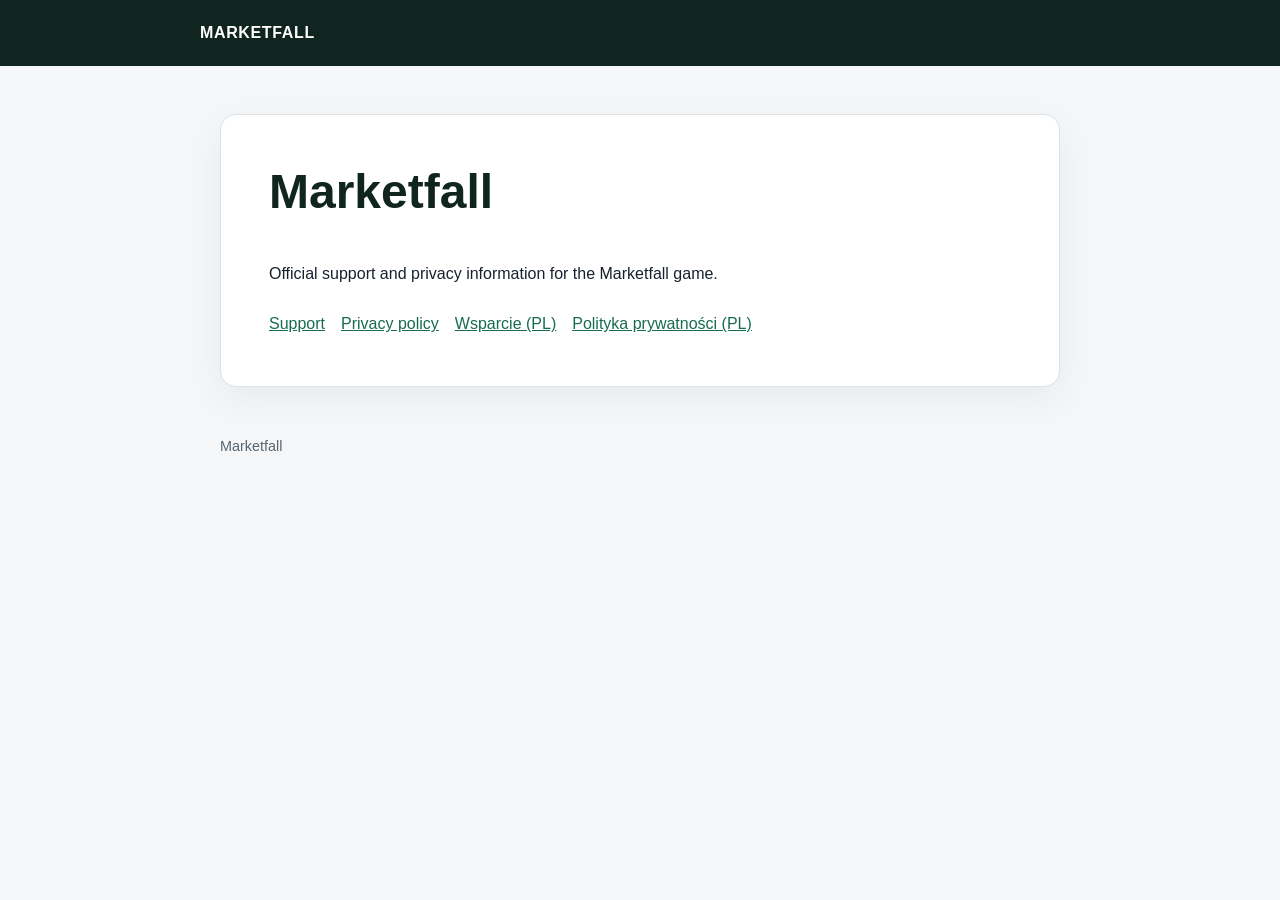
<file: site/index.html>
<!doctype html>
<html lang="en">
<head>
  <meta charset="utf-8">
  <meta name="viewport" content="width=device-width, initial-scale=1">
  <title>Marketfall — Support and Privacy</title>
  <link rel="stylesheet" href="assets/site.css">
</head>
<body>
  <header><a href="./">MARKETFALL</a></header>
  <main><article>
    <h1>Marketfall</h1>
    <p>Official support and privacy information for the Marketfall game.</p>
    <nav>
      <a href="support/">Support</a>
      <a href="privacy/">Privacy policy</a>
      <a href="pl/support/">Wsparcie (PL)</a>
      <a href="pl/privacy/">Polityka prywatności (PL)</a>
    </nav>
  </article></main>
  <footer>Marketfall</footer>
</body>
</html>
</file>
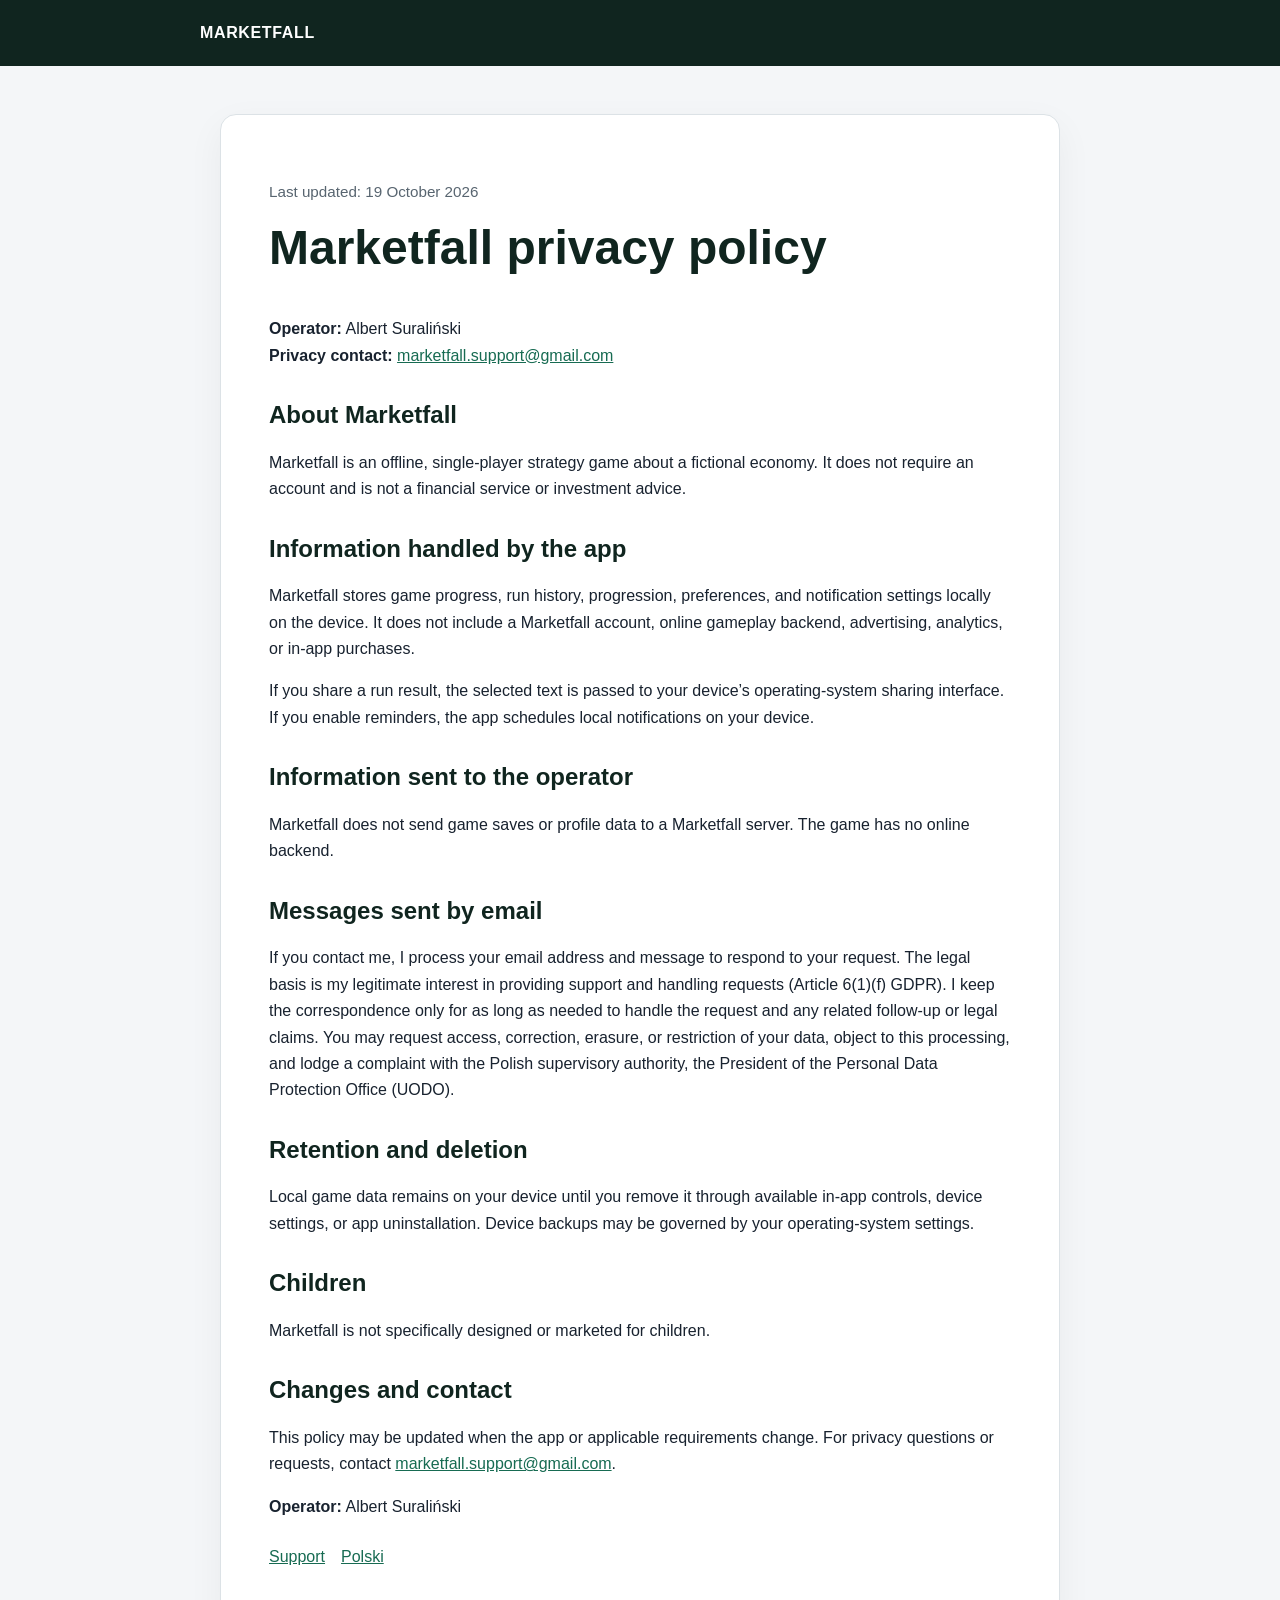
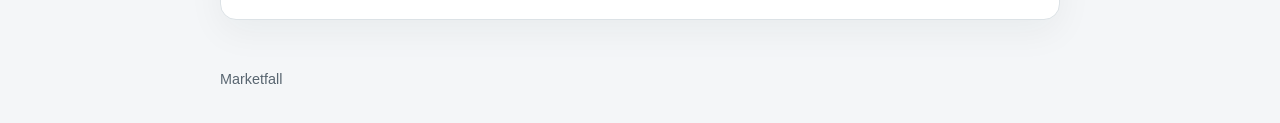
<file: site/privacy/index.html>
<!doctype html>
<html lang="en">
<head>
  <meta charset="utf-8">
  <meta name="viewport" content="width=device-width, initial-scale=1">
  <title>Privacy policy — Marketfall</title>
  <link rel="stylesheet" href="../assets/site.css">
</head>
<body>
  <header><a href="../">MARKETFALL</a></header>
  <main><article>
    <p class="meta">Last updated: 19 October 2026</p>
    <h1>Marketfall privacy policy</h1>
    <p><strong>Operator:</strong> Albert Suraliński<br>
       <strong>Privacy contact:</strong> <a href="mailto:marketfall.support@gmail.com">marketfall.support@gmail.com</a></p>
    <h2>About Marketfall</h2>
    <p>Marketfall is an offline, single-player strategy game about a fictional economy. It does not require an account and is not a financial service or investment advice.</p>
    <h2>Information handled by the app</h2>
    <p>Marketfall stores game progress, run history, progression, preferences, and notification settings locally on the device. It does not include a Marketfall account, online gameplay backend, advertising, analytics, or in-app purchases.</p>
    <p>If you share a run result, the selected text is passed to your device’s operating-system sharing interface. If you enable reminders, the app schedules local notifications on your device.</p>
    <h2>Information sent to the operator</h2>
    <p>Marketfall does not send game saves or profile data to a Marketfall server. The game has no online backend.</p>
    <h2>Messages sent by email</h2>
    <p>If you contact me, I process your email address and message to respond to your request. The legal basis is my legitimate interest in providing support and handling requests (Article 6(1)(f) GDPR). I keep the correspondence only for as long as needed to handle the request and any related follow-up or legal claims. You may request access, correction, erasure, or restriction of your data, object to this processing, and lodge a complaint with the Polish supervisory authority, the President of the Personal Data Protection Office (UODO).</p>
    <h2>Retention and deletion</h2>
    <p>Local game data remains on your device until you remove it through available in-app controls, device settings, or app uninstallation. Device backups may be governed by your operating-system settings.</p>
    <h2>Children</h2>
    <p>Marketfall is not specifically designed or marketed for children.</p>
    <h2>Changes and contact</h2>
    <p>This policy may be updated when the app or applicable requirements change. For privacy questions or requests, contact <a href="mailto:marketfall.support@gmail.com">marketfall.support@gmail.com</a>.</p>
    <p><strong>Operator:</strong> Albert Suraliński</p>
    <nav><a href="../support/">Support</a><a href="../pl/privacy/">Polski</a></nav>
  </article></main>
  <footer>Marketfall</footer>
</body>
</html>
</file>
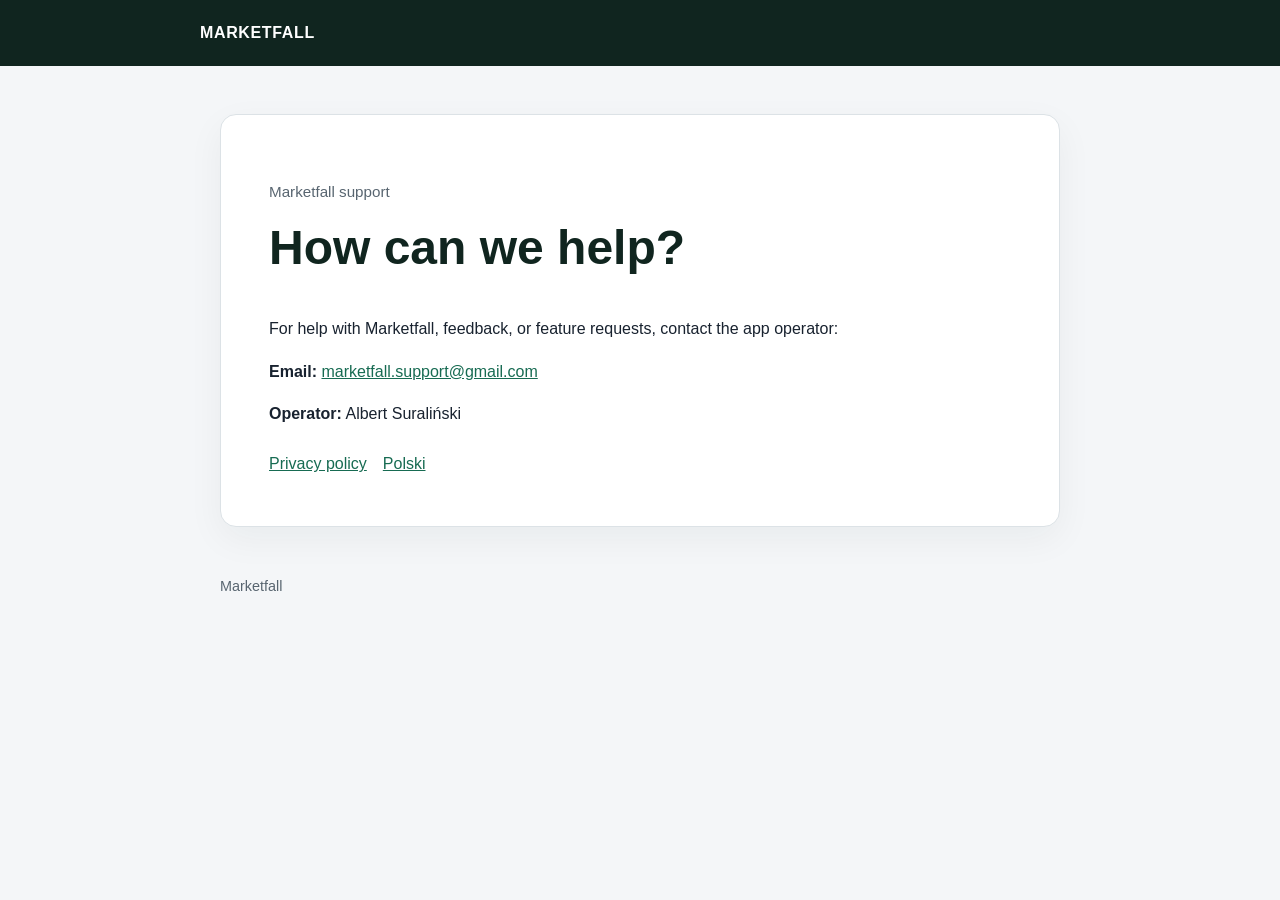
<file: site/support/index.html>
<!doctype html>
<html lang="en">
<head>
  <meta charset="utf-8">
  <meta name="viewport" content="width=device-width, initial-scale=1">
  <title>Support — Marketfall</title>
  <link rel="stylesheet" href="../assets/site.css">
</head>
<body>
  <header><a href="../">MARKETFALL</a></header>
  <main><article>
    <p class="meta">Marketfall support</p>
    <h1>How can we help?</h1>
    <p>For help with Marketfall, feedback, or feature requests, contact the app operator:</p>
    <p><strong>Email:</strong> <a href="mailto:marketfall.support@gmail.com">marketfall.support@gmail.com</a></p>
    <p><strong>Operator:</strong> Albert Suraliński</p>
    <nav><a href="../privacy/">Privacy policy</a><a href="../pl/support/">Polski</a></nav>
  </article></main>
  <footer>Marketfall</footer>
</body>
</html>
</file>
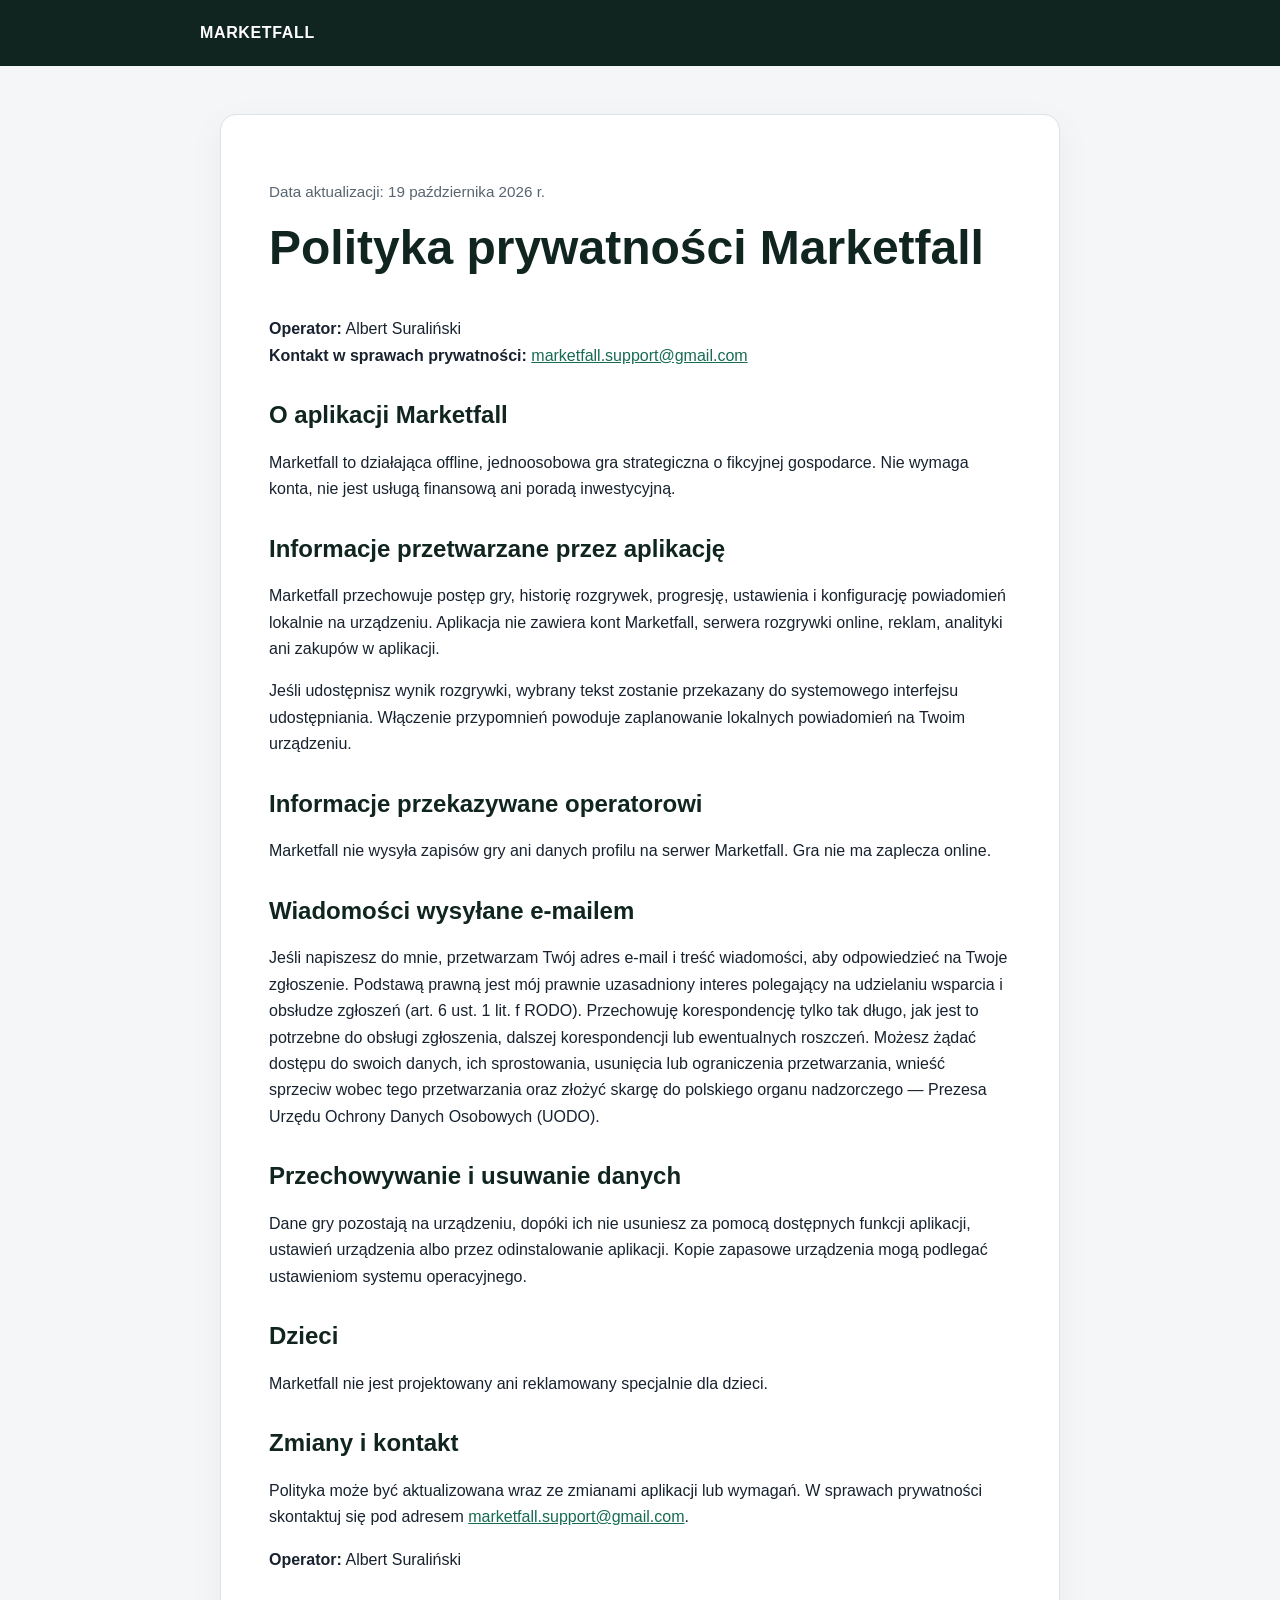
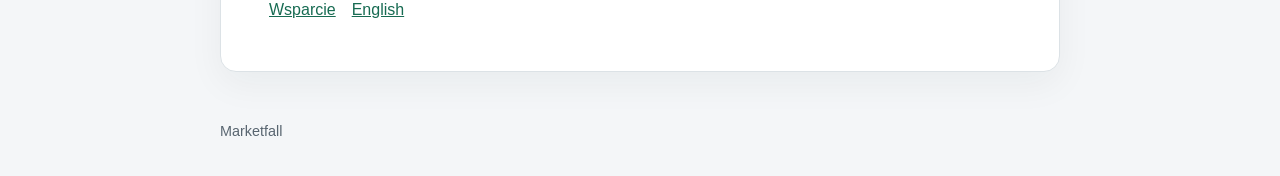
<file: site/pl/privacy/index.html>
<!doctype html>
<html lang="pl">
<head>
  <meta charset="utf-8">
  <meta name="viewport" content="width=device-width, initial-scale=1">
  <title>Polityka prywatności — Marketfall</title>
  <link rel="stylesheet" href="../../assets/site.css">
</head>
<body>
  <header><a href="../../">MARKETFALL</a></header>
  <main><article>
    <p class="meta">Data aktualizacji: 19 października 2026 r.</p>
    <h1>Polityka prywatności Marketfall</h1>
    <p><strong>Operator:</strong> Albert Suraliński<br>
       <strong>Kontakt w sprawach prywatności:</strong> <a href="mailto:marketfall.support@gmail.com">marketfall.support@gmail.com</a></p>
    <h2>O aplikacji Marketfall</h2>
    <p>Marketfall to działająca offline, jednoosobowa gra strategiczna o fikcyjnej gospodarce. Nie wymaga konta, nie jest usługą finansową ani poradą inwestycyjną.</p>
    <h2>Informacje przetwarzane przez aplikację</h2>
    <p>Marketfall przechowuje postęp gry, historię rozgrywek, progresję, ustawienia i konfigurację powiadomień lokalnie na urządzeniu. Aplikacja nie zawiera kont Marketfall, serwera rozgrywki online, reklam, analityki ani zakupów w aplikacji.</p>
    <p>Jeśli udostępnisz wynik rozgrywki, wybrany tekst zostanie przekazany do systemowego interfejsu udostępniania. Włączenie przypomnień powoduje zaplanowanie lokalnych powiadomień na Twoim urządzeniu.</p>
    <h2>Informacje przekazywane operatorowi</h2>
    <p>Marketfall nie wysyła zapisów gry ani danych profilu na serwer Marketfall. Gra nie ma zaplecza online.</p>
    <h2>Wiadomości wysyłane e-mailem</h2>
    <p>Jeśli napiszesz do mnie, przetwarzam Twój adres e-mail i treść wiadomości, aby odpowiedzieć na Twoje zgłoszenie. Podstawą prawną jest mój prawnie uzasadniony interes polegający na udzielaniu wsparcia i obsłudze zgłoszeń (art. 6 ust. 1 lit. f RODO). Przechowuję korespondencję tylko tak długo, jak jest to potrzebne do obsługi zgłoszenia, dalszej korespondencji lub ewentualnych roszczeń. Możesz żądać dostępu do swoich danych, ich sprostowania, usunięcia lub ograniczenia przetwarzania, wnieść sprzeciw wobec tego przetwarzania oraz złożyć skargę do polskiego organu nadzorczego — Prezesa Urzędu Ochrony Danych Osobowych (UODO).</p>
    <h2>Przechowywanie i usuwanie danych</h2>
    <p>Dane gry pozostają na urządzeniu, dopóki ich nie usuniesz za pomocą dostępnych funkcji aplikacji, ustawień urządzenia albo przez odinstalowanie aplikacji. Kopie zapasowe urządzenia mogą podlegać ustawieniom systemu operacyjnego.</p>
    <h2>Dzieci</h2>
    <p>Marketfall nie jest projektowany ani reklamowany specjalnie dla dzieci.</p>
    <h2>Zmiany i kontakt</h2>
    <p>Polityka może być aktualizowana wraz ze zmianami aplikacji lub wymagań. W sprawach prywatności skontaktuj się pod adresem <a href="mailto:marketfall.support@gmail.com">marketfall.support@gmail.com</a>.</p>
    <p><strong>Operator:</strong> Albert Suraliński</p>
    <nav><a href="../../support/">Wsparcie</a><a href="../../privacy/">English</a></nav>
  </article></main>
  <footer>Marketfall</footer>
</body>
</html>
</file>
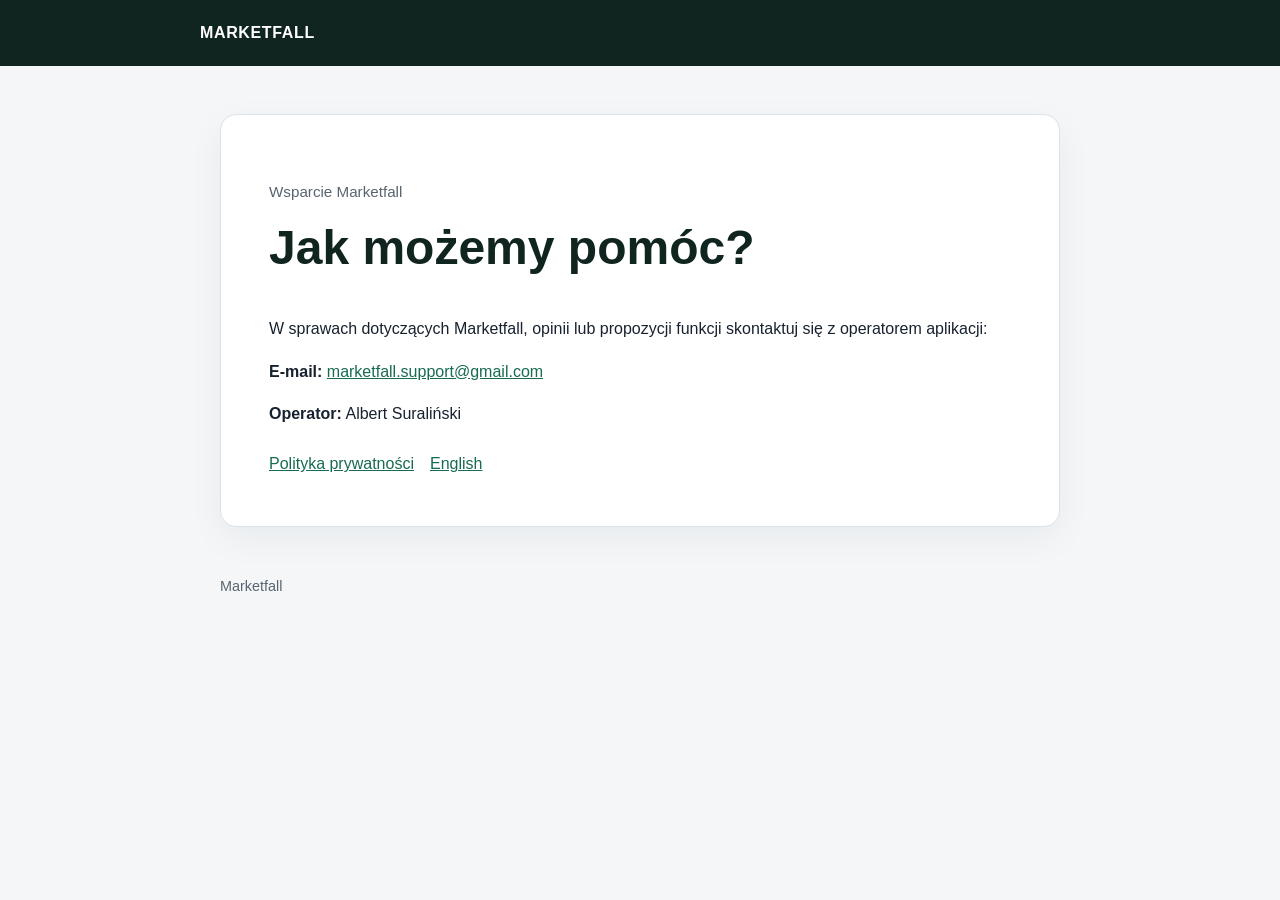
<file: site/pl/support/index.html>
<!doctype html>
<html lang="pl">
<head>
  <meta charset="utf-8">
  <meta name="viewport" content="width=device-width, initial-scale=1">
  <title>Pomoc — Marketfall</title>
  <link rel="stylesheet" href="../../assets/site.css">
</head>
<body>
  <header><a href="../../">MARKETFALL</a></header>
  <main><article>
    <p class="meta">Wsparcie Marketfall</p>
    <h1>Jak możemy pomóc?</h1>
    <p>W sprawach dotyczących Marketfall, opinii lub propozycji funkcji skontaktuj się z operatorem aplikacji:</p>
    <p><strong>E-mail:</strong> <a href="mailto:marketfall.support@gmail.com">marketfall.support@gmail.com</a></p>
    <p><strong>Operator:</strong> Albert Suraliński</p>
    <nav><a href="../../privacy/">Polityka prywatności</a><a href="../../support/">English</a></nav>
  </article></main>
  <footer>Marketfall</footer>
</body>
</html>
</file>
<file: site/assets/site.css>
:root {
  color-scheme: light;
  font-family: -apple-system, BlinkMacSystemFont, "Segoe UI", sans-serif;
  color: #18222f;
  background: #f4f6f8;
}

* { box-sizing: border-box; }
body { margin: 0; line-height: 1.65; }
header { background: #10251f; color: #fff; padding: 1.25rem max(1.25rem, calc((100% - 880px) / 2)); }
header a { color: inherit; text-decoration: none; font-weight: 700; letter-spacing: .04em; }
main { max-width: 880px; margin: 3rem auto; padding: 0 1.25rem; }
article { background: #fff; border: 1px solid #dce2e6; border-radius: 16px; padding: clamp(1.25rem, 5vw, 3rem); box-shadow: 0 12px 36px #10251f0d; }
h1, h2 { line-height: 1.2; color: #10251f; }
h1 { font-size: clamp(2rem, 6vw, 3rem); margin-top: 0; }
h2 { margin-top: 2rem; }
a { color: #176b52; }
.notice { background: #fff4d6; border-left: 4px solid #d69b20; padding: 1rem 1.1rem; border-radius: 6px; }
.placeholder { font-weight: 650; color: #7d3b00; background: #fff1df; padding: .08rem .35rem; border-radius: 4px; }
.meta { color: #586570; font-size: .95rem; }
footer { max-width: 880px; margin: 0 auto 2rem; padding: 0 1.25rem; color: #586570; font-size: .9rem; }
nav { display: flex; flex-wrap: wrap; gap: 1rem; margin-top: 1.5rem; }
@media (max-width: 560px) { main { margin: 1.25rem auto; } }
</file>
